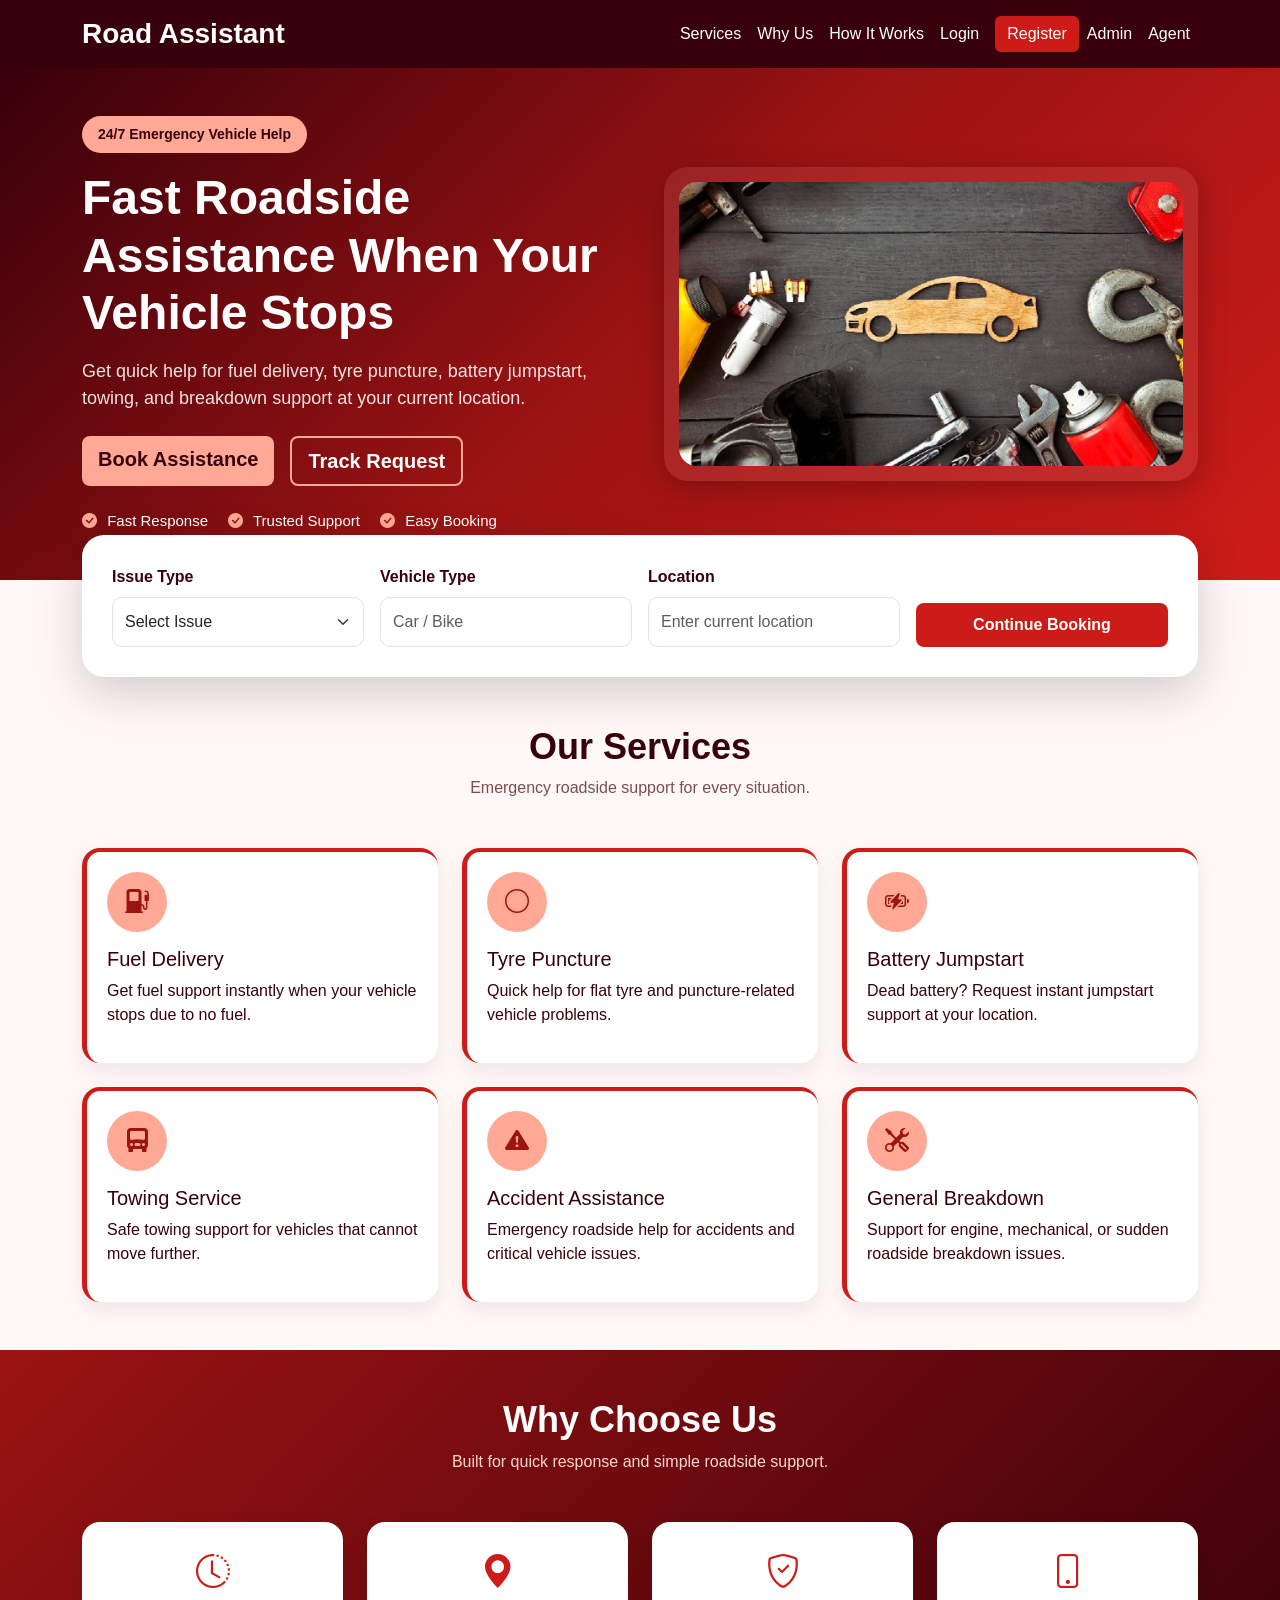
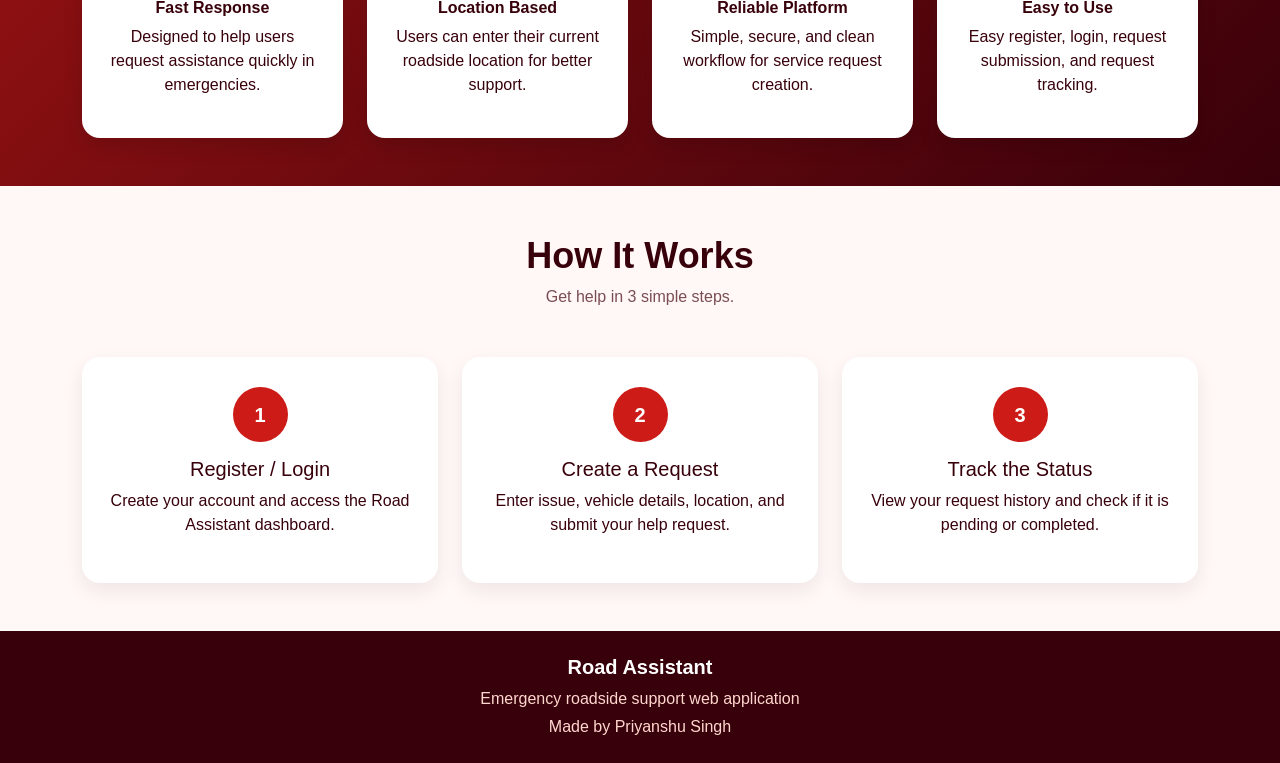
<file: frontend/index.html>
<!DOCTYPE html>
<html lang="en">

<head>
  <meta charset="UTF-8">
  <meta name="viewport" content="width=device-width, initial-scale=1.0">
  <title>Road Assistant</title>

  <link rel="stylesheet" href="https://cdn.jsdelivr.net/npm/bootstrap@5.3.3/dist/css/bootstrap.min.css">
  <link rel="stylesheet" href="https://cdn.jsdelivr.net/npm/bootstrap-icons@1.11.3/font/bootstrap-icons.css">
  <link rel="stylesheet" href="style.css">
</head>

<body>

  <!-- Navbar -->
  <nav class="navbar navbar-expand-lg navbar-dark custom-navbar sticky-top">
    <div class="container">
      <a class="navbar-brand fw-bold fs-3" href="#">Road Assistant</a>

      <button class="navbar-toggler" type="button" data-bs-toggle="collapse" data-bs-target="#navMenu">
        <span class="navbar-toggler-icon"></span>
      </button>

      <div class="collapse navbar-collapse" id="navMenu">
        <ul class="navbar-nav ms-auto align-items-lg-center">
          <li class="nav-item"><a class="nav-link" href="#services">Services</a></li>
          <li class="nav-item"><a class="nav-link" href="#why-us">Why Us</a></li>
          <li class="nav-item"><a class="nav-link" href="#how-it-works">How It Works</a></li>
          <li class="nav-item"><a class="nav-link" href="login.html">Login</a></li>
          <li class="nav-item ms-lg-2">
            <a class="btn btn-light nav-register-btn" href="register.html">Register</a>
          </li>
           <li class="nav-item"><a class="nav-link" href="admin-login.html">Admin</a></li>
          <!--<li class="nav-item"><a class="nav-link" href="agent-dashboard.html">Agent</a></li> -->
          <!-- <li class="nav-item"><a class="nav-link" href="admin.html">Admin</a></li> -->
          <li class="nav-item"><a class="nav-link" href="agent-login.html">Agent</a></li>
        </ul>
      </div>
    </div>
  </nav>

  <!-- Hero Section -->
  <section class="hero-section py-5">
    <div class="container">
      <div class="row align-items-center g-5">

        <div class="col-lg-6">
          <span class="hero-badge">24/7 Emergency Vehicle Help</span>
          <h1 class="hero-title mt-3">
            Fast Roadside Assistance When Your Vehicle Stops
          </h1>
          <p class="hero-text mt-3">
            Get quick help for fuel delivery, tyre puncture, battery jumpstart,
            towing, and breakdown support at your current location.
          </p>

          <div class="d-flex flex-wrap gap-3 mt-4">
            <a href="#booking" class="btn hero-btn-primary btn-lg">Book Assistance</a>
            <a href="login.html" class="btn hero-btn-outline btn-lg">Track Request</a>
          </div>

          <div class="hero-highlights mt-4">
            <div><i class="bi bi-check-circle-fill"></i> Fast Response</div>
            <div><i class="bi bi-check-circle-fill"></i> Trusted Support</div>
            <div><i class="bi bi-check-circle-fill"></i> Easy Booking</div>
          </div>
        </div>

        <div class="col-lg-6">
          <div class="hero-image-card">
            <img src="image/Car.jpg" alt="Road Assistant Car Service" class="hero-image img-fluid">
          </div>
        </div>

      </div>
    </div>
  </section>

  <!-- Booking Card -->
  <section class="booking-section" id="booking">
    <div class="container">
      <div class="booking-card shadow-lg">
        <div class="row g-3 align-items-end">
          <div class="col-md-3">
            <label class="form-label fw-semibold">Issue Type</label>
            <select class="form-select">
              <option selected>Select Issue</option>
              <option>Fuel Delivery</option>
              <option>Flat Tyre</option>
              <option>Battery Jumpstart</option>
              <option>Towing</option>
              <option>Accident Help</option>
            </select>
          </div>

          <div class="col-md-3">
            <label class="form-label fw-semibold">Vehicle Type</label>
            <input type="text" class="form-control" placeholder="Car / Bike">
          </div>

          <div class="col-md-3">
            <label class="form-label fw-semibold">Location</label>
            <input type="text" class="form-control" placeholder="Enter current location">
          </div>

          <div class="col-md-3">
            <a href="register.html" class="btn booking-btn w-100">Continue Booking</a>
          </div>
        </div>
      </div>
    </div>
  </section>

  <!-- Services -->
  <section class="py-5" id="services">
    <div class="container">
      <div class="text-center mb-5">
        <h2 class="section-title">Our Services</h2>
        <p class="section-subtitle">Emergency roadside support for every situation.</p>
      </div>

      <div class="row g-4">
        <div class="col-md-6 col-lg-4">
          <div class="service-card h-100">
            <div class="service-icon"><i class="bi bi-fuel-pump-fill"></i></div>
            <h5>Fuel Delivery</h5>
            <p>Get fuel support instantly when your vehicle stops due to no fuel.</p>
          </div>
        </div>

        <div class="col-md-6 col-lg-4">
          <div class="service-card h-100">
            <div class="service-icon"><i class="bi bi-circle"></i></div>
            <h5>Tyre Puncture</h5>
            <p>Quick help for flat tyre and puncture-related vehicle problems.</p>
          </div>
        </div>

        <div class="col-md-6 col-lg-4">
          <div class="service-card h-100">
            <div class="service-icon"><i class="bi bi-battery-charging"></i></div>
            <h5>Battery Jumpstart</h5>
            <p>Dead battery? Request instant jumpstart support at your location.</p>
          </div>
        </div>

        <div class="col-md-6 col-lg-4">
          <div class="service-card h-100">
            <div class="service-icon"><i class="bi bi-truck-front-fill"></i></div>
            <h5>Towing Service</h5>
            <p>Safe towing support for vehicles that cannot move further.</p>
          </div>
        </div>

        <div class="col-md-6 col-lg-4">
          <div class="service-card h-100">
            <div class="service-icon"><i class="bi bi-exclamation-triangle-fill"></i></div>
            <h5>Accident Assistance</h5>
            <p>Emergency roadside help for accidents and critical vehicle issues.</p>
          </div>
        </div>

        <div class="col-md-6 col-lg-4">
          <div class="service-card h-100">
            <div class="service-icon"><i class="bi bi-tools"></i></div>
            <h5>General Breakdown</h5>
            <p>Support for engine, mechanical, or sudden roadside breakdown issues.</p>
          </div>
        </div>
      </div>
    </div>
  </section>

  <!-- Why choose us -->
  <section class="why-section py-5" id="why-us">
    <div class="container">
      <div class="text-center mb-5">
        <h2 class="section-title text-white">Why Choose Us</h2>
        <p class="section-subtitle light-text">Built for quick response and simple roadside support.</p>
      </div>

      <div class="row g-4">
        <div class="col-md-6 col-lg-3">
          <div class="feature-card h-100">
            <i class="bi bi-clock-history"></i>
            <h6>Fast Response</h6>
            <p>Designed to help users request assistance quickly in emergencies.</p>
          </div>
        </div>

        <div class="col-md-6 col-lg-3">
          <div class="feature-card h-100">
            <i class="bi bi-geo-alt-fill"></i>
            <h6>Location Based</h6>
            <p>Users can enter their current roadside location for better support.</p>
          </div>
        </div>

        <div class="col-md-6 col-lg-3">
          <div class="feature-card h-100">
            <i class="bi bi-shield-check"></i>
            <h6>Reliable Platform</h6>
            <p>Simple, secure, and clean workflow for service request creation.</p>
          </div>
        </div>

        <div class="col-md-6 col-lg-3">
          <div class="feature-card h-100">
            <i class="bi bi-phone"></i>
            <h6>Easy to Use</h6>
            <p>Easy register, login, request submission, and request tracking.</p>
          </div>
        </div>
      </div>
    </div>
  </section>

  <!-- How it works -->
  <section class="py-5" id="how-it-works">
    <div class="container">
      <div class="text-center mb-5">
        <h2 class="section-title">How It Works</h2>
        <p class="section-subtitle">Get help in 3 simple steps.</p>
      </div>

      <div class="row g-4">
        <div class="col-md-4">
          <div class="step-card h-100 text-center">
            <div class="step-number">1</div>
            <h5>Register / Login</h5>
            <p>Create your account and access the Road Assistant dashboard.</p>
          </div>
        </div>

        <div class="col-md-4">
          <div class="step-card h-100 text-center">
            <div class="step-number">2</div>
            <h5>Create a Request</h5>
            <p>Enter issue, vehicle details, location, and submit your help request.</p>
          </div>
        </div>

        <div class="col-md-4">
          <div class="step-card h-100 text-center">
            <div class="step-number">3</div>
            <h5>Track the Status</h5>
            <p>View your request history and check if it is pending or completed.</p>
          </div>
        </div>
      </div>
    </div>
  </section>

  <!-- Footer -->
  <footer class="footer-section py-4">
    <div class="container text-center">
      <h5 class="fw-bold text-white">Road Assistant</h5>
      <p class="mb-1 footer-text">Emergency roadside support web application</p>
      <p class="mb-0 footer-text">Made by Priyanshu Singh</p>
    </div>
  </footer>

  <script src="https://cdn.jsdelivr.net/npm/bootstrap@5.3.3/dist/js/bootstrap.bundle.min.js"></script>
</body>

</html>
</file>
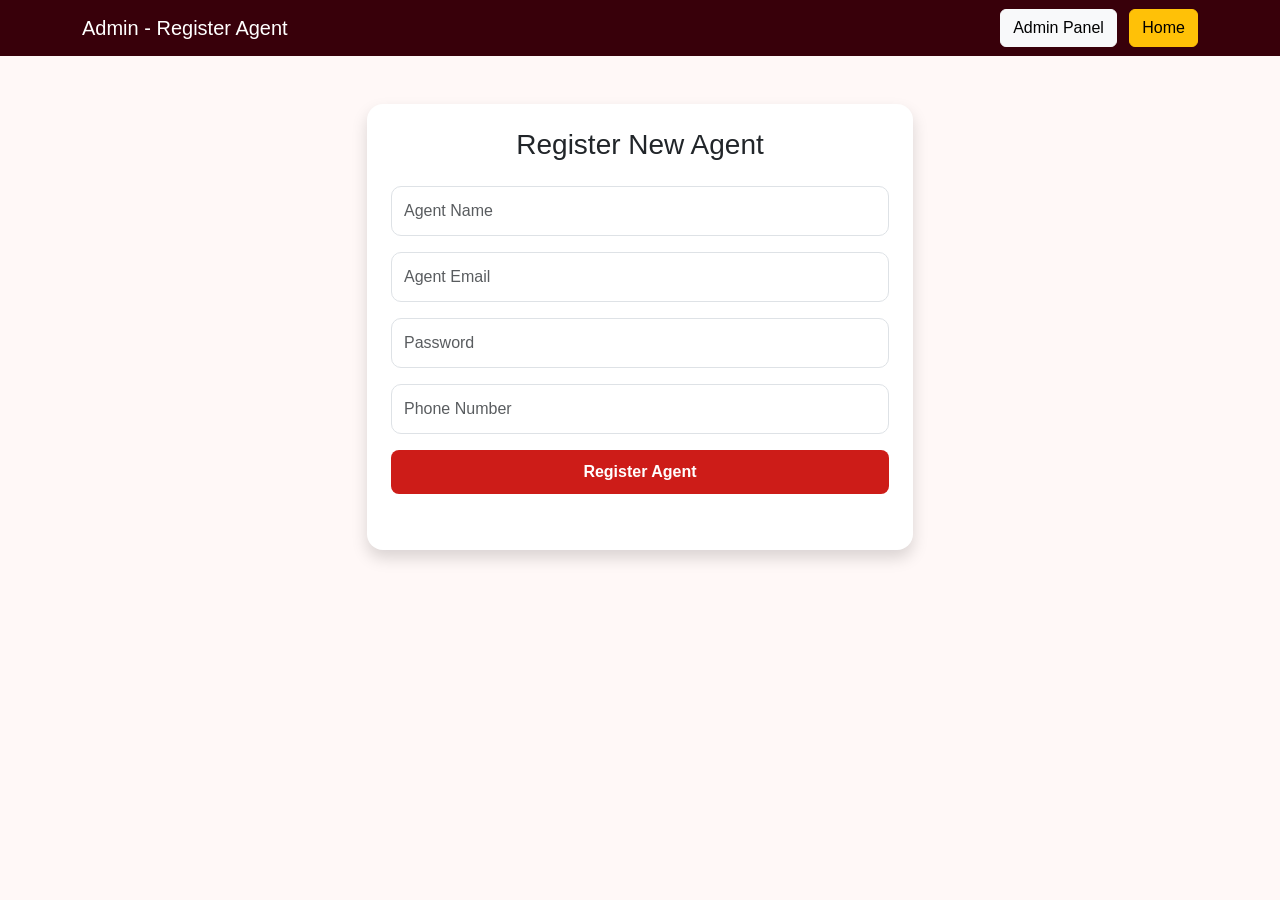
<file: frontend/admin-agent-register.html>
<!DOCTYPE html>
<html>
<head>
  <title>Register Agent</title>
  <link href="https://cdn.jsdelivr.net/npm/bootstrap@5.3.3/dist/css/bootstrap.min.css" rel="stylesheet">
  <link rel="stylesheet" href="style.css">
</head>
<body>

<nav class="navbar navbar-dark custom-navbar">
  <div class="container">
    <span class="navbar-brand">Admin - Register Agent</span>
    <div>
      <a href="admin.html" class="btn btn-light me-2">Admin Panel</a>
      <a href="index.html" class="btn btn-warning">Home</a>
    </div>
  </div>
</nav>

<div class="container py-5">
  <div class="row justify-content-center">
    <div class="col-lg-6">
      <div class="card shadow p-4 rounded-4">
        <h3 class="mb-4 text-center">Register New Agent</h3>

        <input type="text" id="name" class="form-control mb-3" placeholder="Agent Name">
        <input type="email" id="email" class="form-control mb-3" placeholder="Agent Email">
        <input type="password" id="password" class="form-control mb-3" placeholder="Password">
        <input type="text" id="phone" class="form-control mb-3" placeholder="Phone Number">

        <button class="btn booking-btn w-100" onclick="registerAgent()">Register Agent</button>

        <p id="msg" class="text-center mt-3 fw-semibold"></p>
      </div>
    </div>
  </div>
</div>

<script>
async function registerAgent() {
  const data = {
    name: document.getElementById("name").value,
    email: document.getElementById("email").value,
    password: document.getElementById("password").value,
    phone: document.getElementById("phone").value
  };

  const res = await fetch("http://16.16.183.165:8081/api/agents/register", {
    method: "POST",
    headers: {"Content-Type": "application/json"},
    body: JSON.stringify(data)
  });

  const text = await res.text();
  document.getElementById("msg").innerText = text;
}
</script>

</body>
</html>
</file>
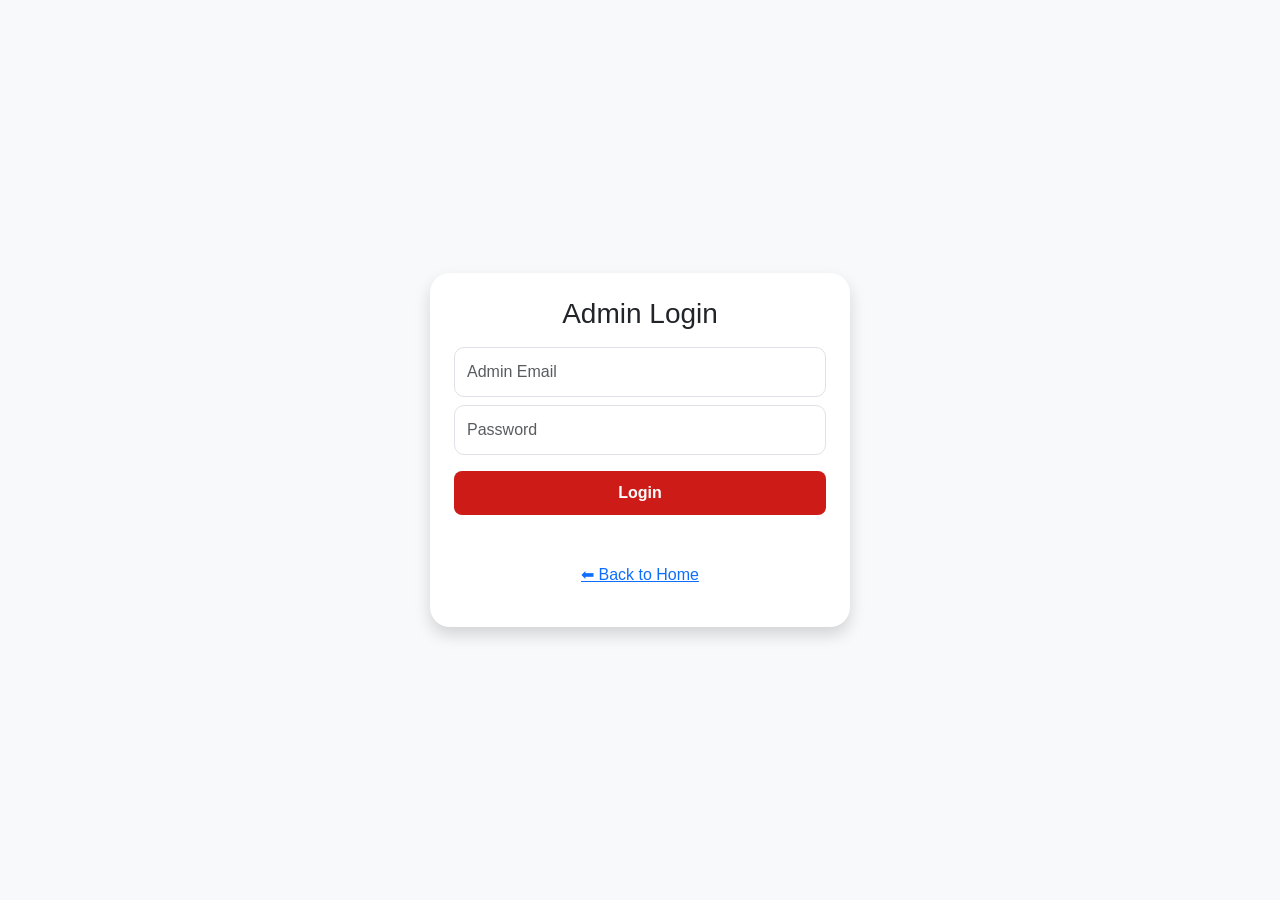
<file: frontend/admin-login.html>
<!DOCTYPE html>
<html>
<head>
  <title>Admin Login</title>
  <link href="https://cdn.jsdelivr.net/npm/bootstrap@5.3.3/dist/css/bootstrap.min.css" rel="stylesheet">
  <link rel="stylesheet" href="style.css">
</head>
<body class="bg-light">

<div class="container d-flex justify-content-center align-items-center vh-100">
  <div class="card p-4 shadow login-card">
    <h3 class="text-center mb-3">Admin Login</h3>

    <input type="email" id="email" class="form-control mb-2" placeholder="Admin Email">
    <input type="password" id="password" class="form-control mb-3" placeholder="Password">

    <button class="btn booking-btn w-100" onclick="adminLogin()">Login</button>

    <p id="msg" class="text-danger text-center mt-3"></p>

    <p class="text-center mt-3">
      <a href="index.html">⬅ Back to Home</a>
    </p>
  </div>
</div>

<script>
async function adminLogin() {
  const data = {
    email: document.getElementById("email").value.trim(),
    password: document.getElementById("password").value
  };

  try {
    const res = await fetch("http://16.16.183.165:8081/api/admin/login", {
      method: "POST",
      headers: {
        "Content-Type": "application/json"
      },
      body: JSON.stringify(data)
    });

    const text = await res.text();
    console.log("Admin login response:", text);

    try {
      const result = JSON.parse(text);

      if (result.id && result.token) {
        localStorage.setItem("adminId", result.id);
        localStorage.setItem("adminName", result.name);
        localStorage.setItem("adminEmail", result.email);
        localStorage.setItem("adminToken", result.token);

        window.location.href = "admin.html";
        return;
      }
    } catch (e) {
    }

    document.getElementById("msg").innerText = text;

  } catch (error) {
    document.getElementById("msg").innerText = "Server not responding";
  }
}
</script>

</body>
</html>
</file>
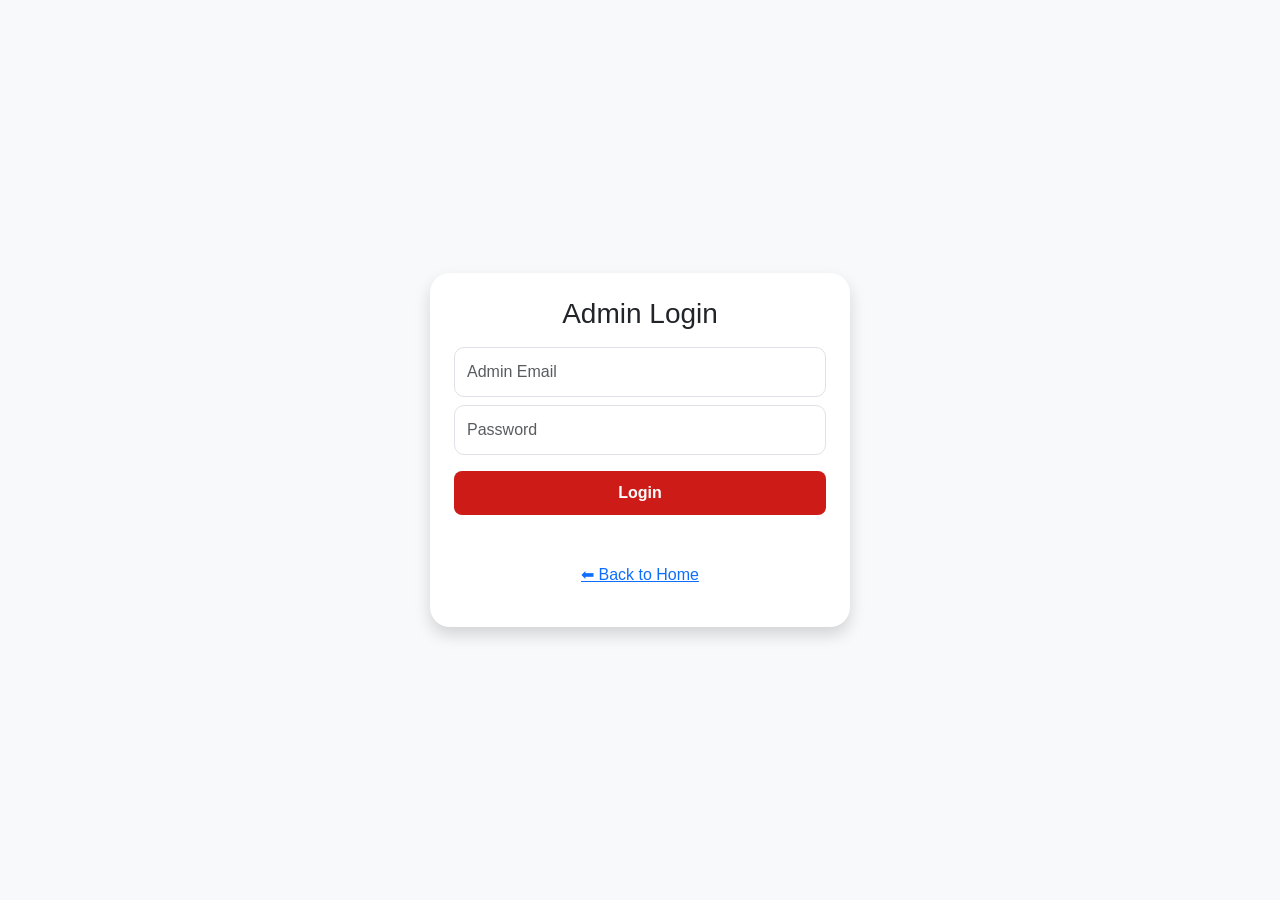
<file: frontend/admin.html>
<!DOCTYPE html>
<html>
<head>
  <title>Admin Panel</title>
  <link href="https://cdn.jsdelivr.net/npm/bootstrap@5.3.3/dist/css/bootstrap.min.css" rel="stylesheet">
  <link rel="stylesheet" href="style.css">
</head>

<body>

<nav class="navbar navbar-dark custom-navbar">
  <div class="container">
    <span class="navbar-brand">Admin Panel</span>
    <div>
      <span class="text-white me-3" id="adminName"></span>
      <a href="admin-agent-register.html" class="btn btn-light me-2">Register Agent</a>
      <button class="btn btn-danger me-2" onclick="logout()">Logout</button>
      <a href="index.html" class="btn btn-warning">Home</a>
    </div>
  </div>
</nav>

<div class="container py-4">
  <div class="row g-4">

    <!-- Requests -->
    <div class="col-lg-7">
      <div class="card shadow rounded-4 p-4 h-100">
        <div class="d-flex justify-content-between align-items-center mb-3">
          <h4 class="mb-0">All Service Requests</h4>
          <button class="btn booking-btn" onclick="loadAllRequests()">Load Requests</button>
        </div>
        <div id="adminRequestList"></div>
      </div>
    </div>

    <!-- Agents + Assign -->
    <div class="col-lg-5">

      <div class="card shadow rounded-4 p-4 mb-4">
        <div class="d-flex justify-content-between align-items-center mb-3">
          <h4 class="mb-0">All Agents</h4>
          <button class="btn booking-btn" onclick="loadAgents()">Load Agents</button>
        </div>
        <div id="agentList"></div>
      </div>

      <div class="card shadow rounded-4 p-4">
        <h4 class="mb-3">Assign Request to Agent</h4>

        <input type="number" id="requestId" class="form-control mb-3" placeholder="Enter Request ID">
        <input type="number" id="agentId" class="form-control mb-3" placeholder="Enter Agent ID">

        <button class="btn booking-btn w-100" onclick="assignRequestToAgent()">Assign Request</button>

        <p id="assignMsg" class="mt-3 fw-semibold text-center"></p>
      </div>

    </div>
  </div>
</div>

<script>

// 🔐 Check login
if (!localStorage.getItem("adminToken")) {
  window.location.href = "admin-login.html";
}

// Show admin name
document.getElementById("adminName").innerText =
  "Welcome, " + localStorage.getItem("adminName");

// Logout
function logout() {
  localStorage.clear();
  window.location.href = "admin-login.html";
}

// Load Requests
async function loadAllRequests() {
  const res = await fetch("http://16.16.183.165:8081/api/admin/requests", {
    headers: {
      "Authorization": "Bearer " + localStorage.getItem("adminToken")
    }
  });

  const text = await res.text();

  try {
    const data = JSON.parse(text);
    let html = "";

    if (data.length === 0) {
      html = `<p>No requests found.</p>`;
    } else {
      data.forEach(r => {
        const agentName = r.assignedAgent ? r.assignedAgent.name : "Not Assigned";
        const agentId = r.assignedAgent ? r.assignedAgent.id : "-";

        const mapLink = (r.latitude && r.longitude)
          ? `https://www.google.com/maps?q=${r.latitude},${r.longitude}`
          : null;

        html += `
          <div class="service-card mt-3">
            <b>Request ID:</b> ${r.id}<br>
            <b>Issue:</b> ${r.issueType}<br>
            <b>Vehicle:</b> ${r.vehicleType}<br>
            <b>Vehicle Number:</b> ${r.vehicleNumber}<br>
            <b>Location:</b> ${r.location}<br>
            <b>Description:</b> ${r.description}<br>
            <b>Status:</b> ${r.status}<br>
            <b>Assigned Agent:</b> ${agentName}<br>
            <b>Agent ID:</b> ${agentId}<br><br>

            ${mapLink
              ? `<a href="${mapLink}" target="_blank" class="btn btn-dark btn-sm me-2">View Location</a>`
              : `<button class="btn btn-secondary btn-sm me-2" disabled>No Location</button>`
            }

            <button class="btn btn-warning btn-sm me-2"
              onclick="updateStatus(${r.id}, 'IN_PROGRESS')">
              Start
            </button>

            <button class="btn btn-success btn-sm"
              onclick="updateStatus(${r.id}, 'COMPLETED')">
              Complete
            </button>
          </div>
        `;
      });
    }

    document.getElementById("adminRequestList").innerHTML = html;

  } catch {
    document.getElementById("adminRequestList").innerHTML =
      `<p class="text-danger fw-bold">${text}</p>`;
  }
}

// Load Agents
async function loadAgents() {
  const res = await fetch("http://16.16.183.165:8081/api/agents");
  const data = await res.json();

  let html = "";

  if (data.length === 0) {
    html = `<p>No agents found.</p>`;
  } else {
    data.forEach(agent => {
      html += `
        <div class="service-card mt-3">
          <b>Agent ID:</b> ${agent.id}<br>
          <b>Name:</b> ${agent.name}<br>
          <b>Email:</b> ${agent.email}<br>
          <b>Phone:</b> ${agent.phone}<br>
          <b>Status:</b> ${agent.status}
        </div>
      `;
    });
  }

  document.getElementById("agentList").innerHTML = html;
}

// Assign Request
async function assignRequestToAgent() {
  const requestId = document.getElementById("requestId").value;
  const agentId = document.getElementById("agentId").value;

  if (!requestId || !agentId) {
    document.getElementById("assignMsg").innerText =
      "Please enter both Request ID and Agent ID";
    return;
  }

  const res = await fetch(
    `http://16.16.183.165:8081/api/admin/assign-agent/${requestId}/${agentId}`,
    {
      method: "PUT",
      headers: {
        "Authorization": "Bearer " + localStorage.getItem("adminToken")
      }
    }
  );

  const text = await res.text();
  document.getElementById("assignMsg").innerText = text;

  loadAllRequests();
}

// Update Status
async function updateStatus(id, status) {
  const res = await fetch(
    `http://16.16.183.165:8081/api/admin/requests/${id}/${status}`,
    {
      method: "PUT",
      headers: {
        "Authorization": "Bearer " + localStorage.getItem("adminToken")
      }
    }
  );

  const text = await res.text();
  alert(text);

  loadAllRequests();
}

</script>

</body>
</html>
</file>
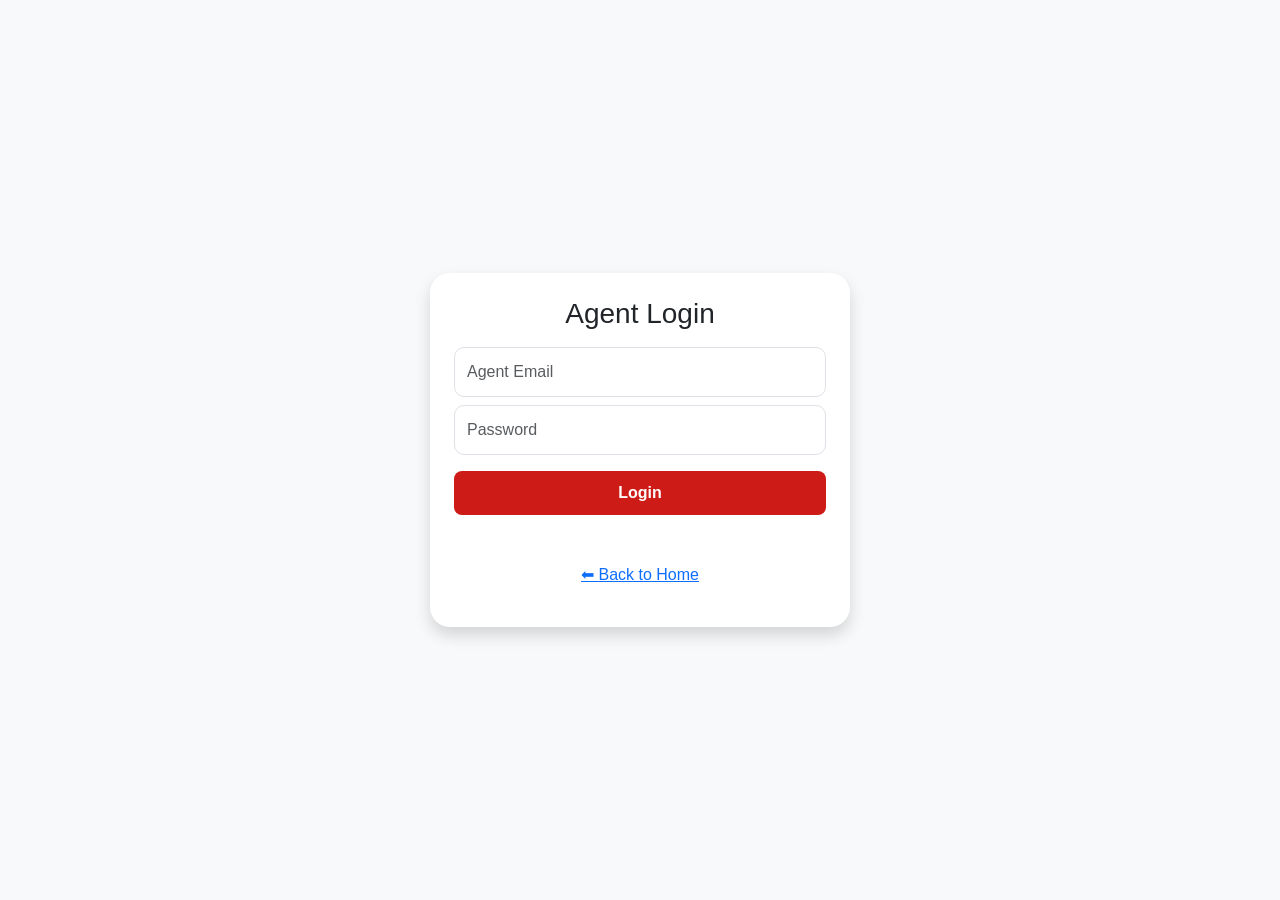
<file: frontend/agent-dashboard.html>
<!DOCTYPE html>
<html>
<head>
  <title>Agent Dashboard</title>
  <link href="https://cdn.jsdelivr.net/npm/bootstrap@5.3.3/dist/css/bootstrap.min.css" rel="stylesheet">
  <link rel="stylesheet" href="style.css">
</head>
<body>

<nav class="navbar navbar-dark custom-navbar">
  <div class="container">
    <span class="navbar-brand">Agent Dashboard</span>
    <div>
      <span class="text-white me-3">
        Welcome, <span id="agentName"></span>
      </span>
      <button class="btn btn-warning" onclick="logout()">Logout</button>
    </div>
  </div>
</nav>

<div class="container py-4">
  <div class="card shadow rounded-4 p-4">
    <div class="d-flex justify-content-between mb-3">
      <h4>My Assigned Requests</h4>
      <button class="btn booking-btn" onclick="loadRequests()">Load</button>
    </div>

    <div id="requestList"></div>
  </div>
</div>

<script>
if (!localStorage.getItem("agentToken")) {
  window.location.href = "agent-login.html";
}

document.getElementById("agentName").innerText =
  localStorage.getItem("agentName");

function logout() {
  localStorage.clear();
  window.location.href = "agent-login.html";
}

async function loadRequests() {
  const agentId = localStorage.getItem("agentId");

  const res = await fetch(
    `http://16.16.183.165:8081/api/admin/agent-requests/${agentId}`,
    {
      headers: {
        "Authorization": "Bearer " + localStorage.getItem("agentToken")
      }
    }
  );

  const data = await res.json();

  let html = "";

  if (data.length === 0) {
    html = "<p>No assigned requests</p>";
  } else {
    data.forEach(r => {

      const mapLink = (r.latitude && r.longitude)
        ? `https://www.google.com/maps?q=${r.latitude},${r.longitude}`
        : null;

      html += `
        <div class="service-card mt-3">
          <b>Request ID:</b> ${r.id}<br>
          <b>Issue:</b> ${r.issueType}<br>
          <b>Vehicle:</b> ${r.vehicleType}<br>
          <b>Status:</b> ${r.status}<br><br>

          ${mapLink
            ? `<a href="${mapLink}" target="_blank" class="btn btn-dark btn-sm me-2">Navigate</a>`
            : `<button class="btn btn-secondary btn-sm me-2" disabled>No Location</button>`
          }

          <button class="btn btn-warning btn-sm me-2"
            onclick="updateStatus(${r.id}, 'IN_PROGRESS')">
            Start
          </button>

          <button class="btn btn-success btn-sm"
            onclick="updateStatus(${r.id}, 'COMPLETED')">
            Complete
          </button>
        </div>
      `;
    });
  }

  document.getElementById("requestList").innerHTML = html;
}

async function updateStatus(id, status) {
  const res = await fetch(
    `http://16.16.183.165:8081/api/agents/requests/${id}/${status}`,
    {
      method: "PUT",
      headers: {
        "Authorization": "Bearer " + localStorage.getItem("agentToken")
      }
    }
  );

  const text = await res.text();
  alert(text);

  loadRequests();
}
</script>

</body>
</html>
</file>
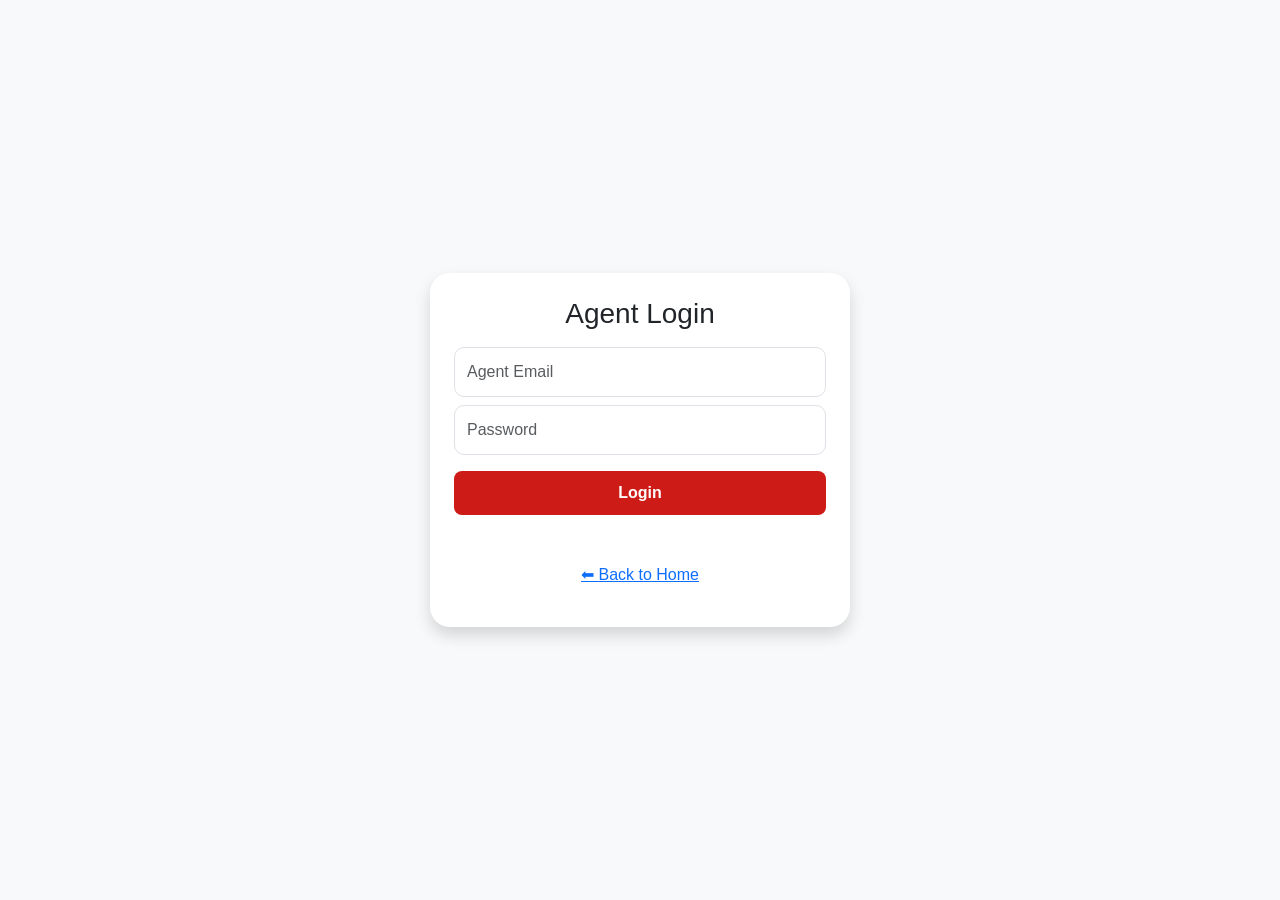
<file: frontend/agent-login.html>
<!DOCTYPE html>
<html>
<head>
  <title>Agent Login</title>
  <link href="https://cdn.jsdelivr.net/npm/bootstrap@5.3.3/dist/css/bootstrap.min.css" rel="stylesheet">
  <link rel="stylesheet" href="style.css">
</head>
<body class="bg-light">

<div class="container d-flex justify-content-center align-items-center vh-100">
  <div class="card p-4 shadow login-card">
    <h3 class="text-center mb-3">Agent Login</h3>

    <input type="email" id="email" class="form-control mb-2" placeholder="Agent Email">
    <input type="password" id="password" class="form-control mb-3" placeholder="Password">

    <button class="btn booking-btn w-100" onclick="agentLogin()">Login</button>

    <p id="msg" class="text-danger text-center mt-3"></p>

    <p class="text-center mt-3">
      <a href="index.html">⬅ Back to Home</a>
    </p>
  </div>
</div>

<script>
async function agentLogin() {
  const data = {
    email: document.getElementById("email").value,
    password: document.getElementById("password").value
  };

  const res = await fetch("http://16.16.183.165:8081/api/agents/login", {
    method: "POST",
    headers: {"Content-Type": "application/json"},
    body: JSON.stringify(data)
  });

  const text = await res.text();

  try {
    const result = JSON.parse(text);

    if (result.id) {
      // ✅ SAVE TOKEN (VERY IMPORTANT)
      localStorage.setItem("agentId", result.id);
      localStorage.setItem("agentName", result.name);
      localStorage.setItem("agentToken", result.token);

      window.location.href = "agent-dashboard.html";
    }
  } catch {
    document.getElementById("msg").innerText = text;
  }
}
</script>

</body>
</html>
</file>
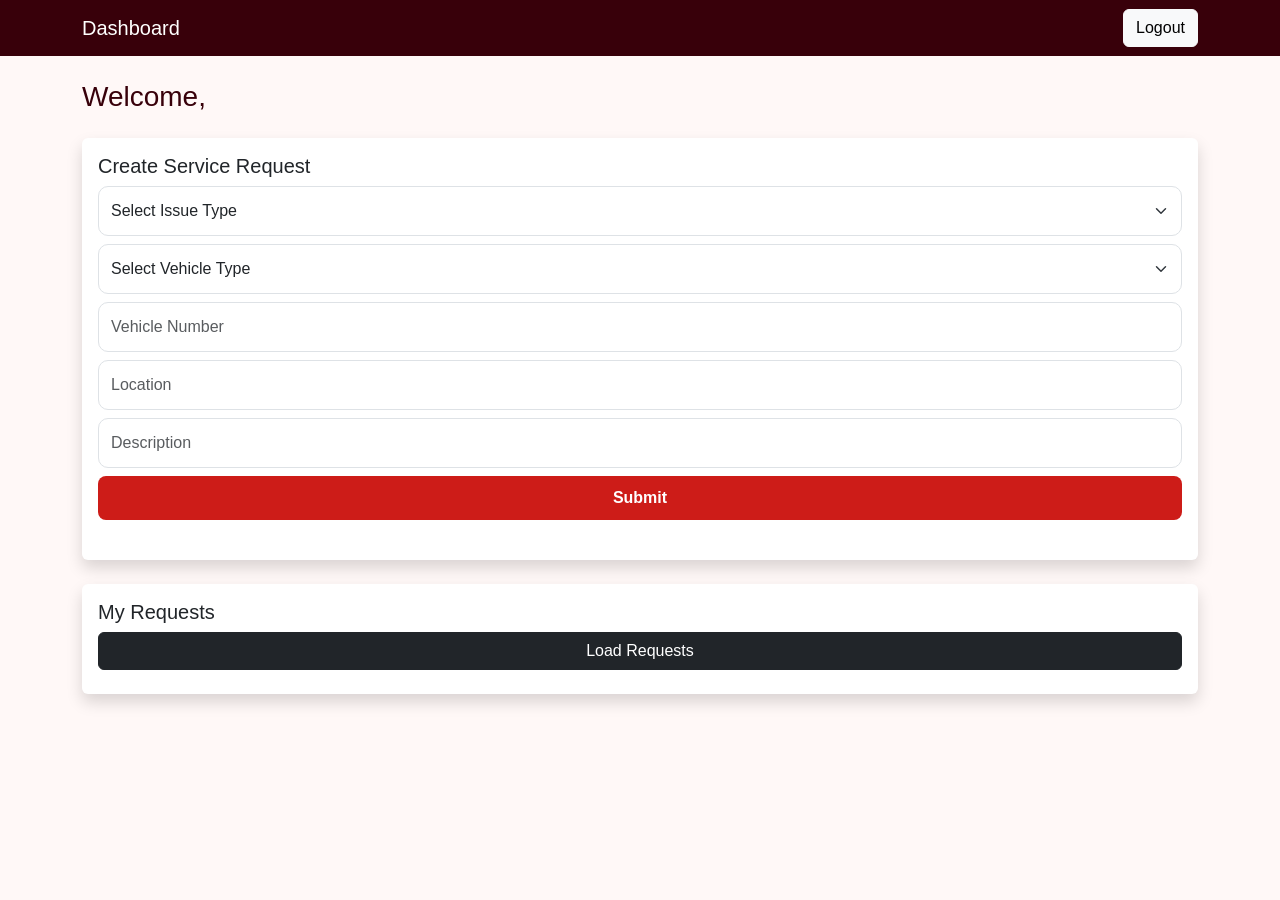
<file: frontend/dashboard.html>
<!DOCTYPE html>
<html>
<head>
  <title>Dashboard</title>
  <link href="https://cdn.jsdelivr.net/npm/bootstrap@5.3.3/dist/css/bootstrap.min.css" rel="stylesheet">
  <link rel="stylesheet" href="style.css">
</head>
<body>

<!-- Navbar -->
<nav class="navbar navbar-dark custom-navbar">
  <div class="container">
    <span class="navbar-brand">Dashboard</span>
    <button class="btn btn-light" onclick="logout()">Logout</button>
  </div>
</nav>

<div class="container mt-4">

  <h3>Welcome, <span id="username"></span></h3>

  <!-- Create Request -->
  <div class="card p-3 shadow mt-4">
    <h5>Create Service Request</h5>

   <!-- Issue Type Dropdown -->
<select id="issue" class="form-select mb-2">
  <option selected disabled>Select Issue Type</option>
  <option>Tyre Puncture</option>
  <option>Accident</option>
  <option>Battery Jumpstart</option>
  <option>Towing Service</option>
  <option>Engine Problem</option>
  <option>Fuel Delivery</option>
</select>

<!-- Vehicle Type Dropdown -->
<select id="vehicle" class="form-select mb-2">
  <option selected disabled>Select Vehicle Type</option>
  <option>Car</option>
  <option>Bike</option>
  <option>Mini Truck</option>
  <option>Truck</option>
</select>

    <input type="text" id="number" class="form-control mb-2" placeholder="Vehicle Number">
    <input type="text" id="location" class="form-control mb-2" placeholder="Location">
    <input type="text" id="description" class="form-control mb-2" placeholder="Description">

    <button class="btn booking-btn w-100" onclick="createRequest()">Submit</button>

    <p id="msg" class="text-success mt-2"></p>
  </div>

  <!-- My Requests -->
  <div class="card p-3 shadow mt-4">
    <h5>My Requests</h5>
    <button class="btn btn-dark mb-2" onclick="loadRequests()">Load Requests</button>

    <div id="requestList"></div>
  </div>

</div>

<script>
document.getElementById("username").innerText = localStorage.getItem("userName");

function logout() {
  localStorage.clear();
  window.location.href = "login.html";
}

async function createRequest() {
  const userId = localStorage.getItem("userId");
  const issue = document.getElementById("issue").value;
  const vehicle = document.getElementById("vehicle").value;
  const vehicleNumber = document.getElementById("number").value;
  const locationText = document.getElementById("location").value;
  const description = document.getElementById("description").value;

  if (!issue || !vehicle || !vehicleNumber || !locationText || !description) {
    document.getElementById("msg").innerText = "Please fill all fields";
    return;
  }

  if (!navigator.geolocation) {
    document.getElementById("msg").innerText = "Geolocation is not supported by your browser";
    return;
  }

  document.getElementById("msg").innerText = "Fetching live location...";

  navigator.geolocation.getCurrentPosition(
    async function(position) {
      const latitude = position.coords.latitude;
      const longitude = position.coords.longitude;

      const data = {
        issueType: issue,
        vehicleType: vehicle,
        vehicleNumber: vehicleNumber,
        location: locationText,
        description: description,
        userId: parseInt(userId),
        latitude: latitude,
        longitude: longitude
      };

      const res = await fetch("http://16.16.183.165:8081/api/requests", {
        method: "POST",
        headers: {"Content-Type": "application/json"},
        body: JSON.stringify(data)
      });

      const text = await res.text();
      document.getElementById("msg").innerText = text;
    },
    function(error) {
      document.getElementById("msg").innerText = "Location access denied or unavailable";
    }
  );
}

async function loadRequests() {
  const userId = localStorage.getItem("userId");

  const res = await fetch("http://16.16.183.165:8081/api/requests/user/" + userId);
  const data = await res.json();

  let html = "";

  data.forEach(r => {
    html += `
      <div class="service-card mt-2">
        <b>Issue:</b> ${r.issueType}<br>
        <b>Vehicle:</b> ${r.vehicleType}<br>
        <b>Status:</b> ${r.status}<br>
        <b>Latitude:</b> ${r.latitude ?? "N/A"}<br>
        <b>Longitude:</b> ${r.longitude ?? "N/A"}
      </div>
    `;
  });

  document.getElementById("requestList").innerHTML = html;
}
</script>

</body>
</html>
</file>
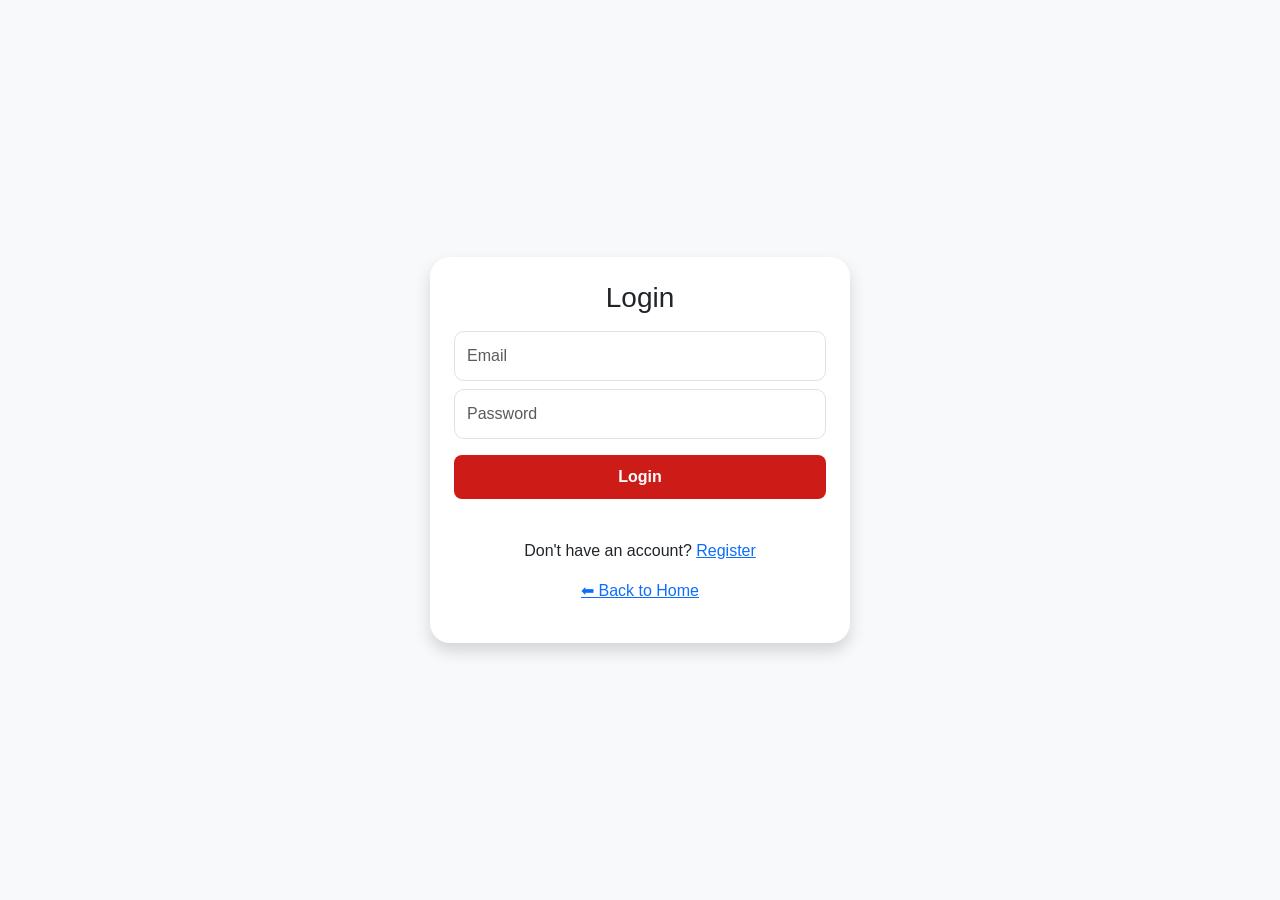
<file: frontend/login.html>
<!DOCTYPE html>
<html>
<head>
  <title>Login</title>
  <link href="https://cdn.jsdelivr.net/npm/bootstrap@5.3.3/dist/css/bootstrap.min.css" rel="stylesheet">
  <link rel="stylesheet" href="style.css">
</head>
<body class="bg-light">

<div class="container d-flex justify-content-center align-items-center vh-100">
  <div class="card p-4 shadow login-card">

    <h3 class="text-center mb-3">Login</h3>

    <input type="email" id="email" class="form-control mb-2" placeholder="Email">
    <input type="password" id="password" class="form-control mb-3" placeholder="Password">

    <button class="btn booking-btn w-100" onclick="login()">Login</button>

    <p id="msg" class="text-danger text-center mt-2"></p>

    <p class="text-center mt-3">
      Don't have an account?
      <a href="register.html">Register</a>
    </p>

    <p class="text-center">
      <a href="index.html">⬅ Back to Home</a>
    </p>

  </div>
</div>

<script>
async function login() {
  const data = {
    email: document.getElementById("email").value,
    password: document.getElementById("password").value
  };

  const res = await fetch("http://16.16.183.165:8081/api/auth/login", {
    method: "POST",
    headers: {"Content-Type": "application/json"},
    body: JSON.stringify(data)
  });

  const text = await res.text();

  try {
    const result = JSON.parse(text);

    if (result.id) {
      localStorage.setItem("userId", result.id);
      localStorage.setItem("userName", result.name);
      window.location.href = "dashboard.html";
    }
  } catch {
    document.getElementById("msg").innerText = text;
  }
}
</script>

</body>
</html>
</file>
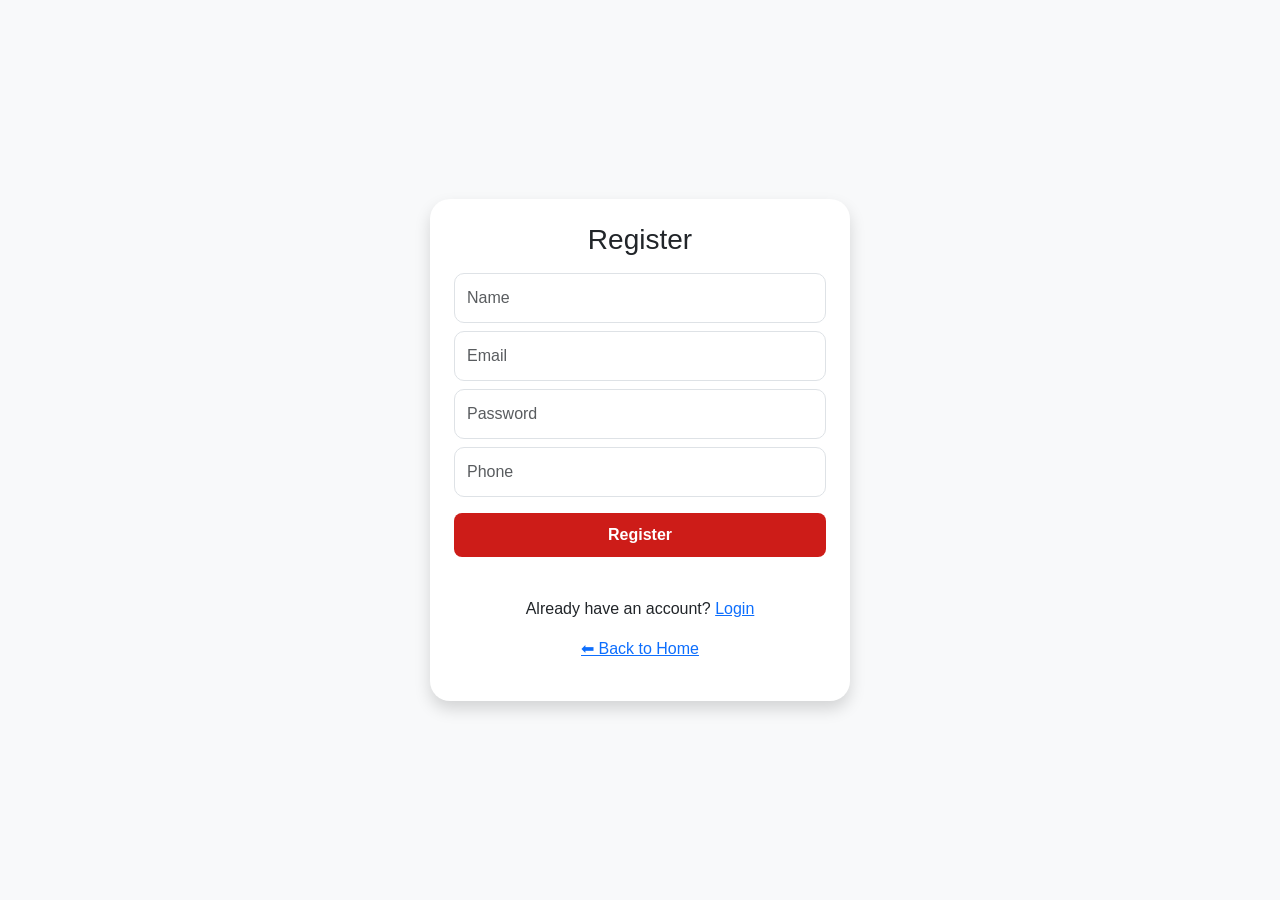
<file: frontend/register.html>
<!DOCTYPE html>
<html>
<head>
  <title>Register</title>
  <link href="https://cdn.jsdelivr.net/npm/bootstrap@5.3.3/dist/css/bootstrap.min.css" rel="stylesheet">
  <link rel="stylesheet" href="style.css">
</head>
<body class="bg-light">

<div class="container d-flex justify-content-center align-items-center vh-100">
  <div class="card p-4 shadow login-card">

    <h3 class="text-center mb-3">Register</h3>

    <input type="text" id="name" class="form-control mb-2" placeholder="Name">
    <input type="email" id="email" class="form-control mb-2" placeholder="Email">
    <input type="password" id="password" class="form-control mb-2" placeholder="Password">
    <input type="text" id="phone" class="form-control mb-3" placeholder="Phone">

    <button class="btn booking-btn w-100" onclick="register()">Register</button>

    <p id="msg" class="text-success text-center mt-2"></p>

    <p class="text-center mt-3">
      Already have an account?
      <a href="login.html">Login</a>
    </p>

    <p class="text-center">
      <a href="index.html">⬅ Back to Home</a>
    </p>

  </div>
</div>

<script>
async function register() {
  const data = {
    name: document.getElementById("name").value,
    email: document.getElementById("email").value,
    password: document.getElementById("password").value,
    phone: document.getElementById("phone").value
  };

  const res = await fetch("http://16.16.183.165:8081/api/auth/register", {
    method: "POST",
    headers: {"Content-Type": "application/json"},
    body: JSON.stringify(data)
  });

  const text = await res.text();
  document.getElementById("msg").innerText = text;
}
</script>

</body>
</html>
</file>
<file: frontend/style.css>
body {
  font-family: Arial, sans-serif;
  background-color: #fff8f7;
  color: #38000A;
}

.custom-navbar {
  background: #38000A;
}

.navbar-brand,
.nav-link {
  color: white !important;
}

.nav-link:hover {
  color: #FFA896 !important;
}

.nav-register-btn {
  background-color: #CD1C18;
  color: white !important;
  border: none;
}

.nav-register-btn:hover {
  background-color: #9B1313;
}

.hero-section {
  background: linear-gradient(135deg, #38000A, #9B1313, #CD1C18);
  color: white;
}

.hero-badge {
  display: inline-block;
  background-color: #FFA896;
  color: #38000A;
  padding: 8px 16px;
  border-radius: 30px;
  font-weight: bold;
  font-size: 14px;
}

.hero-title {
  font-size: 48px;
  font-weight: 800;
  line-height: 1.2;
}

.hero-text {
  font-size: 18px;
  color: rgba(255, 255, 255, 0.88);
}

.hero-btn-primary {
  background-color: #FFA896;
  color: #38000A;
  border: none;
  font-weight: bold;
}

.hero-btn-primary:hover {
  background-color: #ffd0c4;
  color: #38000A;
}

.hero-btn-outline {
  border: 2px solid #FFA896;
  color: white;
  font-weight: bold;
}

.hero-btn-outline:hover {
  background-color: #FFA896;
  color: #38000A;
}

.hero-highlights {
  display: flex;
  flex-wrap: wrap;
  gap: 20px;
  font-size: 15px;
}

.hero-highlights i {
  color: #FFA896;
  margin-right: 6px;
}

.hero-image-card {
  background: rgba(255, 255, 255, 0.08);
  padding: 15px;
  border-radius: 24px;
  box-shadow: 0 8px 30px rgba(0, 0, 0, 0.25);
}

.hero-image {
  width: 100%;
  border-radius: 18px;
  object-fit: cover;
}

.booking-section {
  margin-top: -45px;
  position: relative;
  z-index: 2;
}

.booking-card {
  background: white;
  border-radius: 22px;
  padding: 30px;
}

.booking-btn {
  background-color: #CD1C18;
  color: white;
  border: none;
  padding: 10px 20px;
  text-decoration: none;
  border-radius: 8px;
  display: inline-block;
  text-align: center;
  font-weight: bold;
}

.booking-btn:hover {
  background-color: #9B1313;
  color: white;
}

.section-title {
  font-size: 36px;
  font-weight: 800;
  color: #38000A;
}

.section-subtitle {
  color: #7a4d53;
}

.light-text {
  color: #ffd7ce;
}

.service-card {
  background: white;
  border-radius: 20px;
  padding: 25px;
  box-shadow: 0 8px 24px rgba(56, 0, 10, 0.08);
  transition: 0.3s;
  border-top: 4px solid #CD1C18;
}

.service-card:hover {
  transform: translateY(-6px);
}

.service-icon {
  width: 60px;
  height: 60px;
  background: #FFA896;
  color: #9B1313;
  border-radius: 50%;
  display: flex;
  align-items: center;
  justify-content: center;
  font-size: 24px;
  margin-bottom: 15px;
}

.why-section {
  background: linear-gradient(135deg, #9B1313, #38000A);
}

.feature-card {
  background: white;
  border-radius: 18px;
  padding: 25px 20px;
  text-align: center;
  box-shadow: 0 8px 20px rgba(0, 0, 0, 0.12);
}

.feature-card i {
  font-size: 34px;
  color: #CD1C18;
  margin-bottom: 12px;
}

.feature-card h6 {
  font-weight: 700;
  color: #38000A;
}

.step-card {
  background: white;
  border-radius: 18px;
  padding: 30px 20px;
  box-shadow: 0 8px 20px rgba(56, 0, 10, 0.08);
}

.step-number {
  width: 55px;
  height: 55px;
  margin: 0 auto 15px;
  border-radius: 50%;
  background-color: #CD1C18;
  color: white;
  display: flex;
  align-items: center;
  justify-content: center;
  font-weight: bold;
  font-size: 20px;
}

.footer-section {
  background-color: #38000A;
}

.footer-text {
  color: #ffd7ce;
}

@media (max-width: 991px) {
  .hero-title {
    font-size: 36px;
  }

  .booking-section {
    margin-top: 20px;
  }
}
.login-card {
  border-radius: 20px;
}

.login-card {
  border-radius: 20px;
  max-width: 420px;
  width: 100%;
}

.card {
  border: none;
}

.form-control, .form-select {
  border-radius: 10px;
  padding: 12px;
}

.service-card {
  background: white;
  border-radius: 18px;
  padding: 20px;
  box-shadow: 0 8px 20px rgba(56, 0, 10, 0.08);
  border-left: 5px solid #CD1C18;
}
</file>
